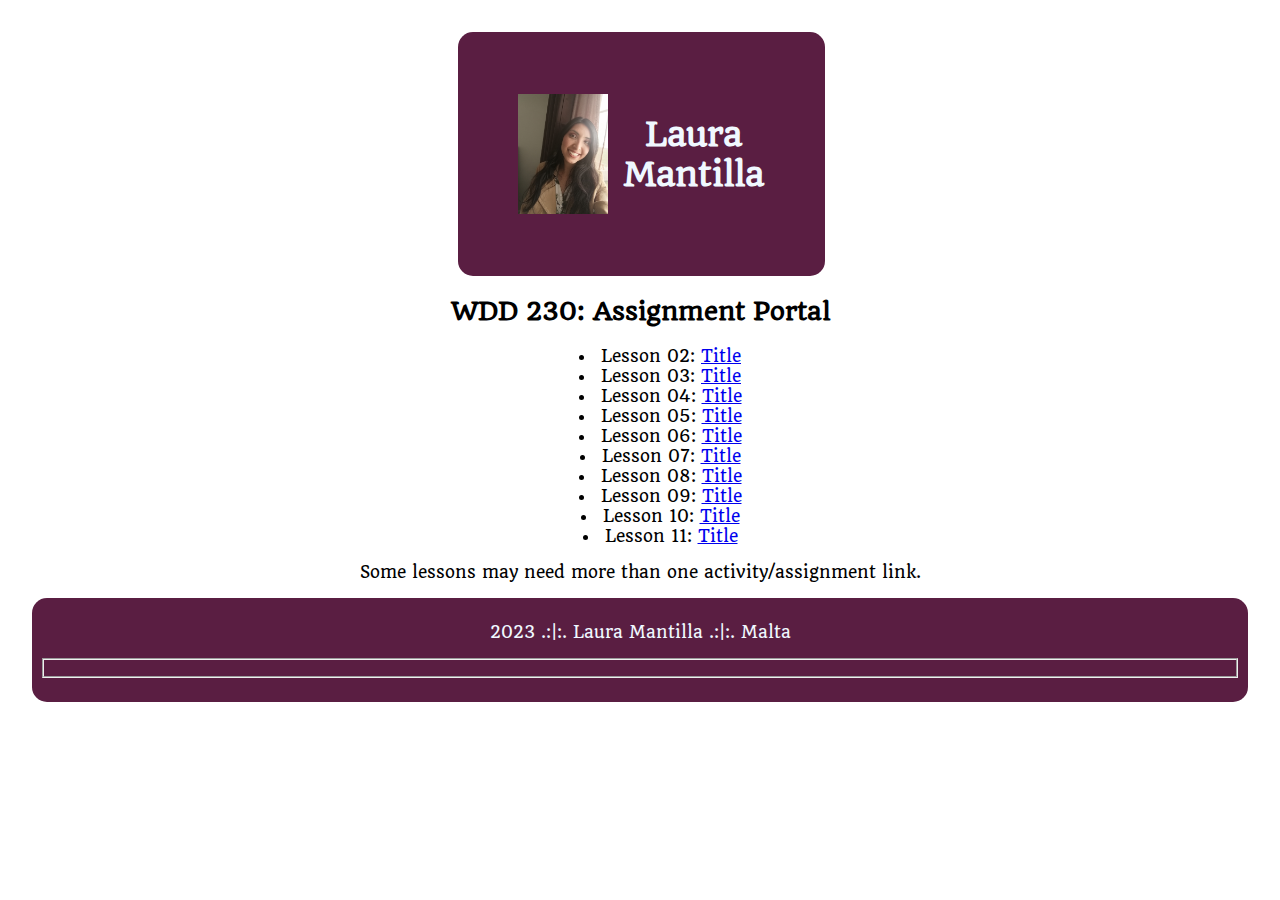
<file: index.html>
<!DOCTYPE html>
<html lang="en-US">
<head>
    <meta charset="UTF-8">
    <meta http-equiv="X-UA-Compatible" content="IE=edge">
    <meta name="viewport" content="width=device-width, initial-scale=1.0">
    <meta name="description"
          content="Course Home Page which serves as an assignment portal that will be updated throughout the course with links to each lesson with assignments and projects.">
    <link rel="stylesheet" href="styles/normalize.css">  
    <link rel="stylesheet" href="styles/styles.css">
    <link rel="javascript" href="scripts/scripts.js">
    <link rel="preconnect" href="https://fonts.googleapis.com">
    <link rel="preconnect" href="https://fonts.gstatic.com" crossorigin>
    <link href="https://fonts.googleapis.com/css2?family=Quando&display=swap" rel="stylesheet">
    <title>Home</title>
</head>
<body>
    <header>
        <h1>Laura Mantilla</h1>
        <img id="photohome" alt="profile picture" src="images/laurahomepage.jpg">
    </header>
    <main><h2>WDD 230: Assignment Portal</h2>
    <ul>
        <li>Lesson 02: <a href="lesson2\design-principles.html">Title</a></li>
        <li>Lesson 03: <a href="index.html">Title</a></li>
        <li>Lesson 04: <a href="index.html">Title</a></li>
        <li>Lesson 05: <a href="index.html">Title</a></li>
        <li>Lesson 06: <a href="index.html">Title</a></li>
        <li>Lesson 07: <a href="index.html">Title</a></li>
        <li>Lesson 08: <a href="index.html">Title</a></li>
        <li>Lesson 09: <a href="index.html">Title</a></li>
        <li>Lesson 10: <a href="index.html">Title</a></li>
        <li>Lesson 11: <a href="index.html">Title</a></li>
    </ul>
    </main>
    <p>Some lessons may need more than one activity/assignment link.</p>
    <footer>
        <p>2023 .:|:. Laura Mantilla .:|:. Malta</p>
        <p>
            <fieldset>
                <span id="date1"></span>
            </fieldset>
        </p>
    </footer>
</body>
</html>
</file>
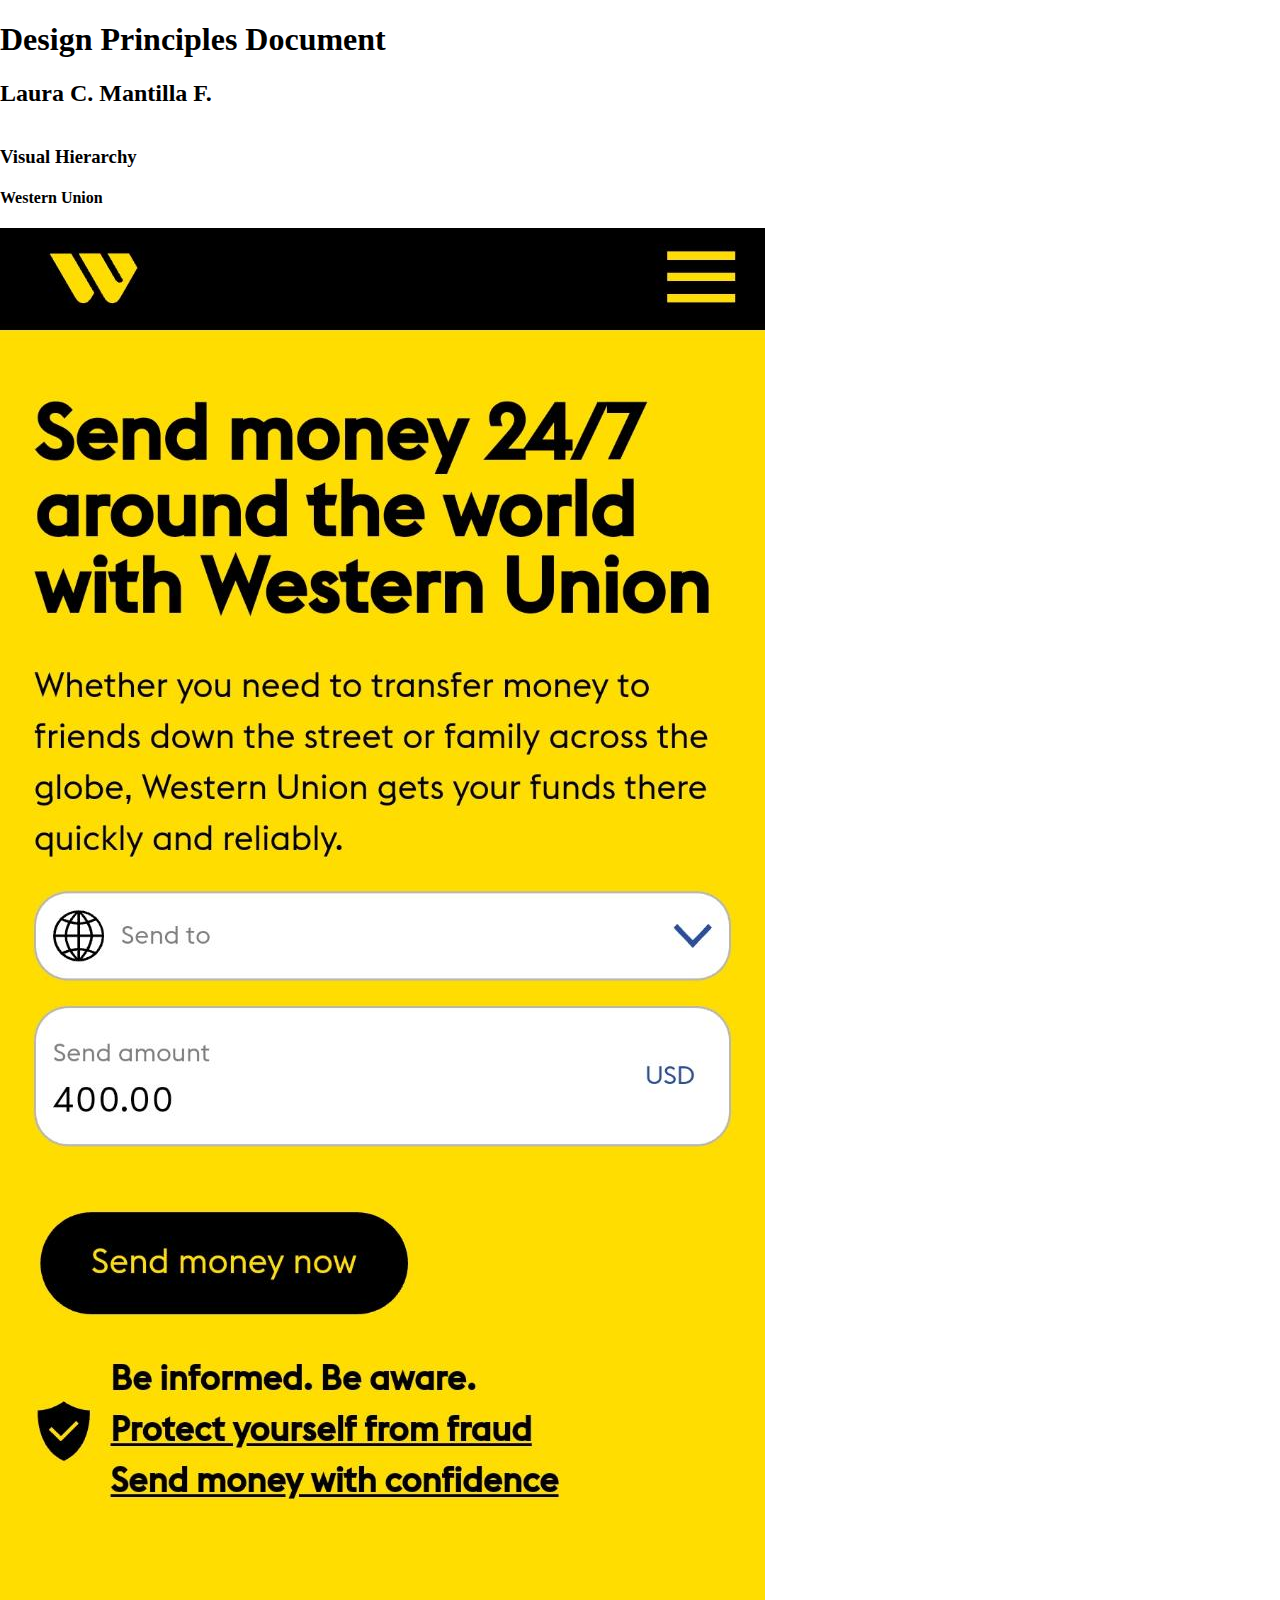
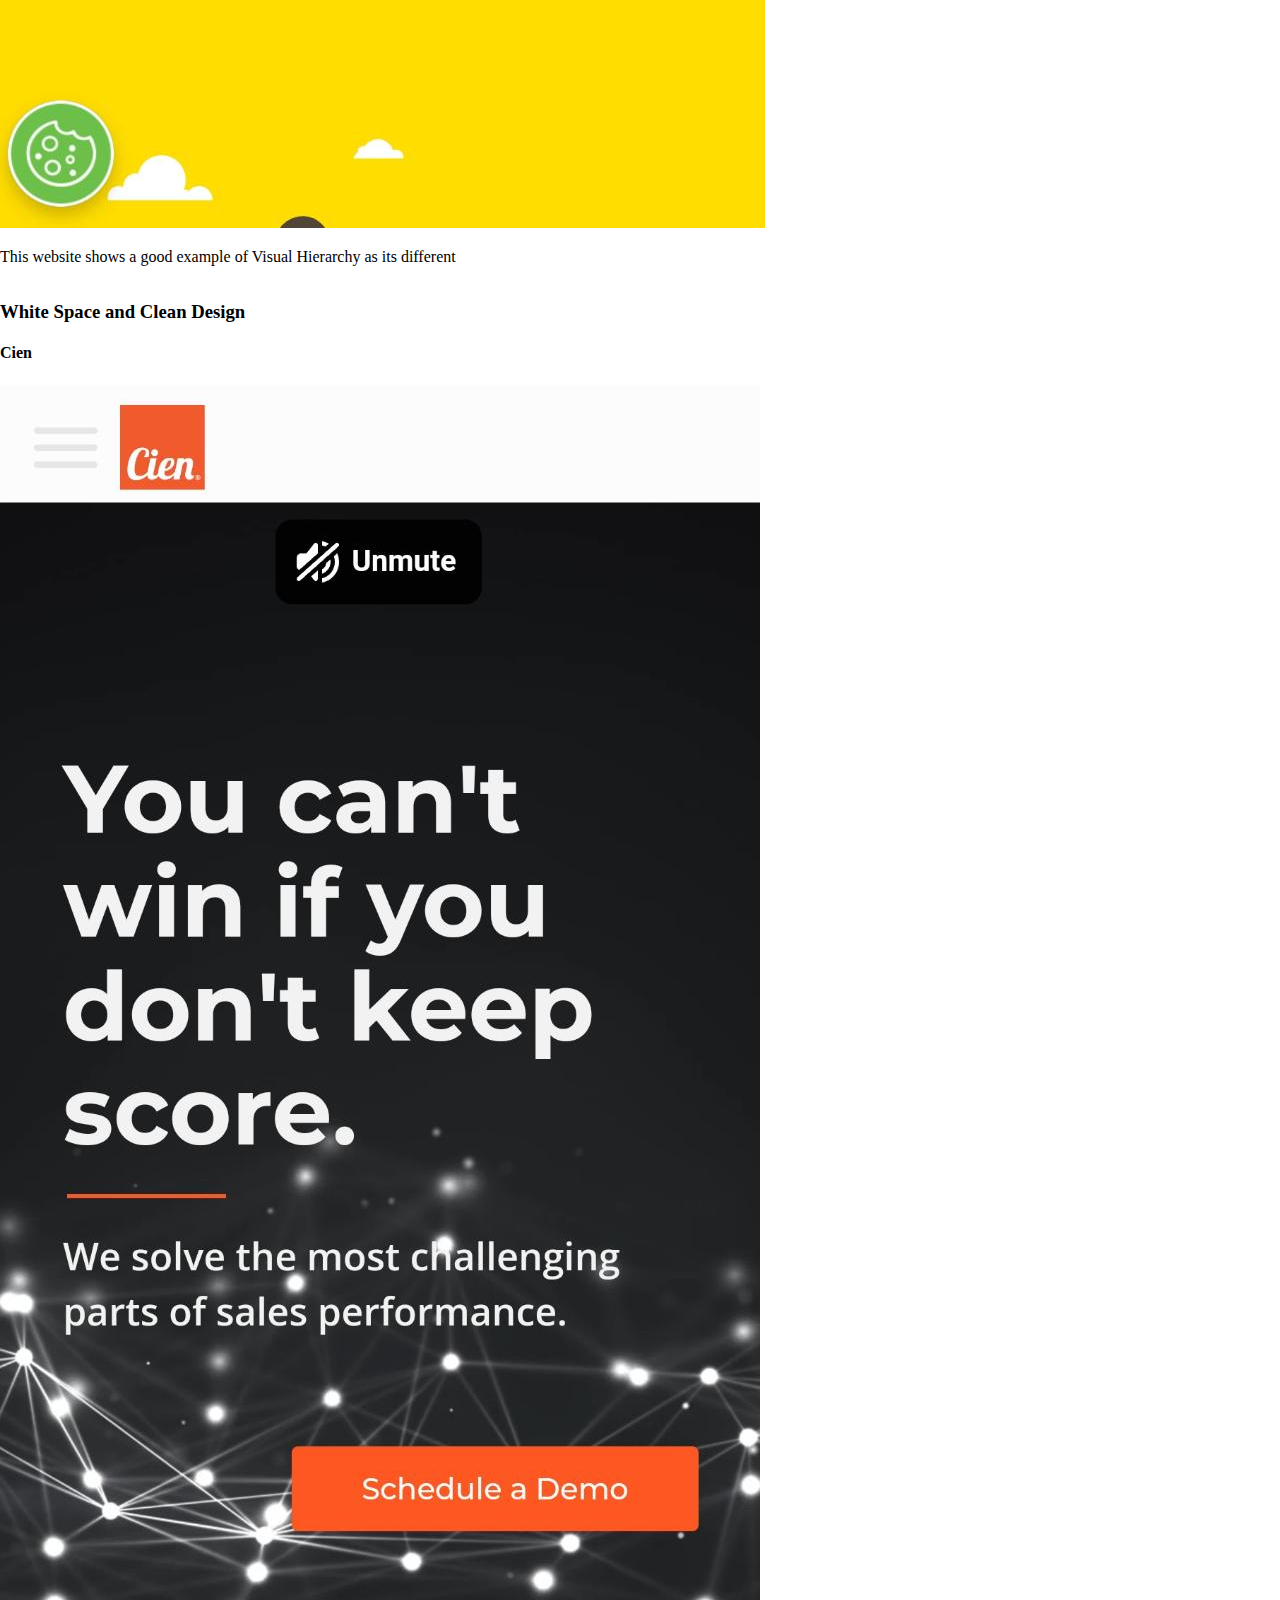
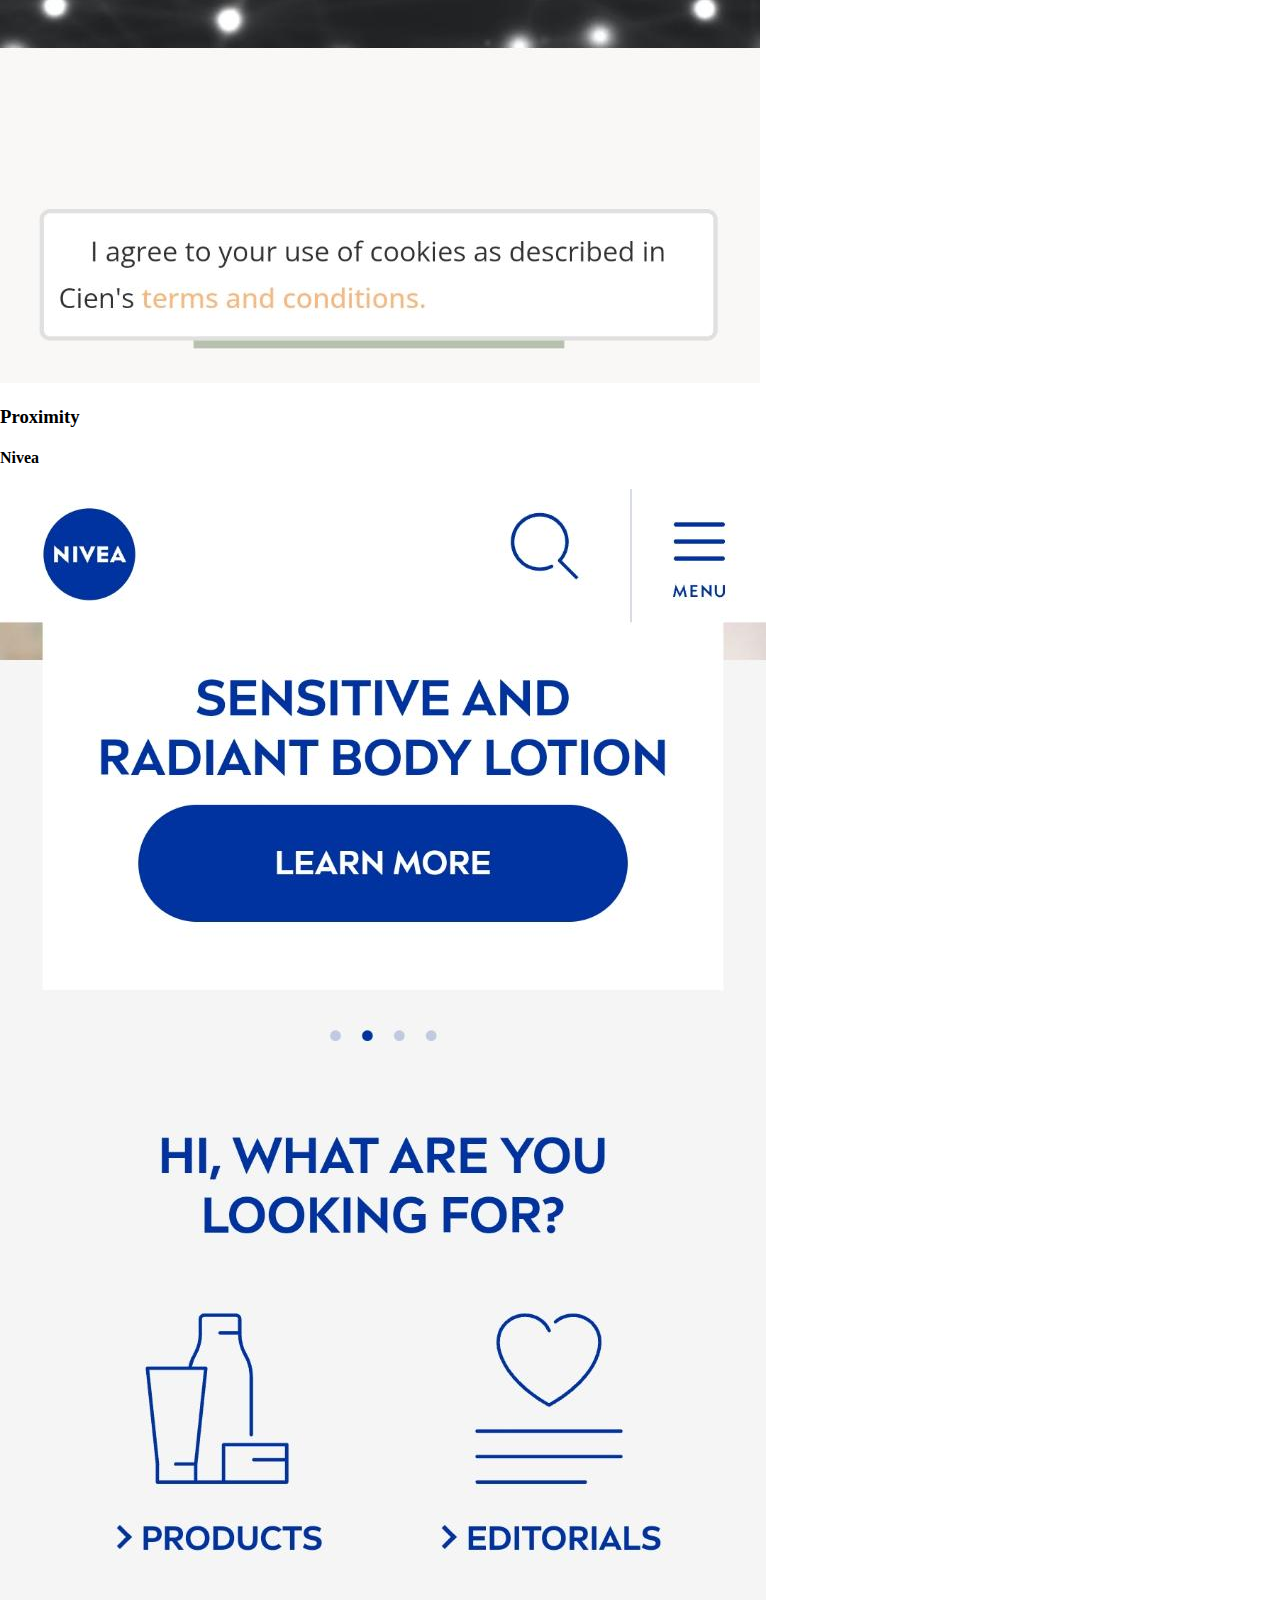
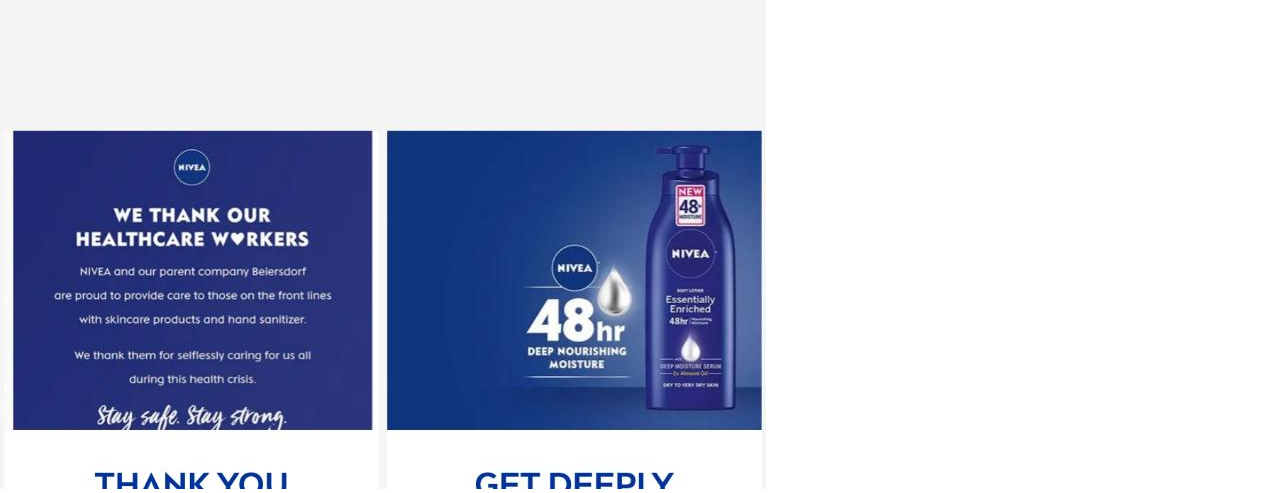
<file: lesson2/design-principles.html>
<!DOCTYPE html>
<html lang="en-US">
<head>
    <meta charset="UTF-8">
    <meta http-equiv="X-UA-Compatible" content="IE=edge">
    <meta name="viewport" content="width=device-width, initial-scale=1.0">
    <link rel="stylesheet" href="styles/normalize.css">  
    <link rel="stylesheet" href="styles/styles.css">
    <link rel="javascript" href="scripts/scripts.js">
</head>
<body>
    <h1>Design Principles Document</h1>
    <h2>Laura C. Mantilla F.</h2>
    <div class="grid-container">
     <div class="divitem"><h3>Visual Hierarchy</h3><h4>Western Union</h4><a href="https://www.westernunion.com/us/en/home.html"></a>
        <image src="/lesson2/images/VH Western Union.jpeg" alt="western union page"></image></div>
        <p>This website shows a good example of Visual Hierarchy as its different </p>
     <div class="divitem"><h3>White Space and Clean Design</h3><h4>Cien</h4><a href="https://www.cien.ai/"></a>
        <image src="/lesson2/images/WS Cien.jpeg" alt="cien page"></image></div>
     <div class="divitem"><h3>Proximity</h3><h4>Nivea</h4><a href="https://www.niveausa.com/"></a>
        <image src="/lesson2/images/Prox Nivea.jpeg" alt="Nivea page"></image></div>
    </div>
</body>
</html>
</file>
<file: styles/styles.css>
body {
    align-content: center;
    text-align: center;
    font-family: 'Quando', serif;
    padding: 24pt;
}
header { 
    margin-right: 35%;
    margin-left: 35%;
    display: flex;
    flex-direction: row-reverse;
    -ms-flex-align: center;
    background-color:#5A1E42;
    color: aliceblue;  
    border-radius: 15px;
    width:fit-content;
    align-items: center;
    padding: 5%;
    justify-content: end;
}

ul {
    list-style-position: inside;
}

#photohome {
   width: 90px;
   padding-right: 15px;
}

footer {
    background-color:#5A1E42;
    color: aliceblue;  
    border-radius: 15px; 
    padding: 6pt;
}
span {
    font-weight: 700;
    color: aqua;
}
</file>
<file: lesson2/styles/styles.css>
.grid-container {
    display: grid;
    column-gap: 50px;
  }
</file>
